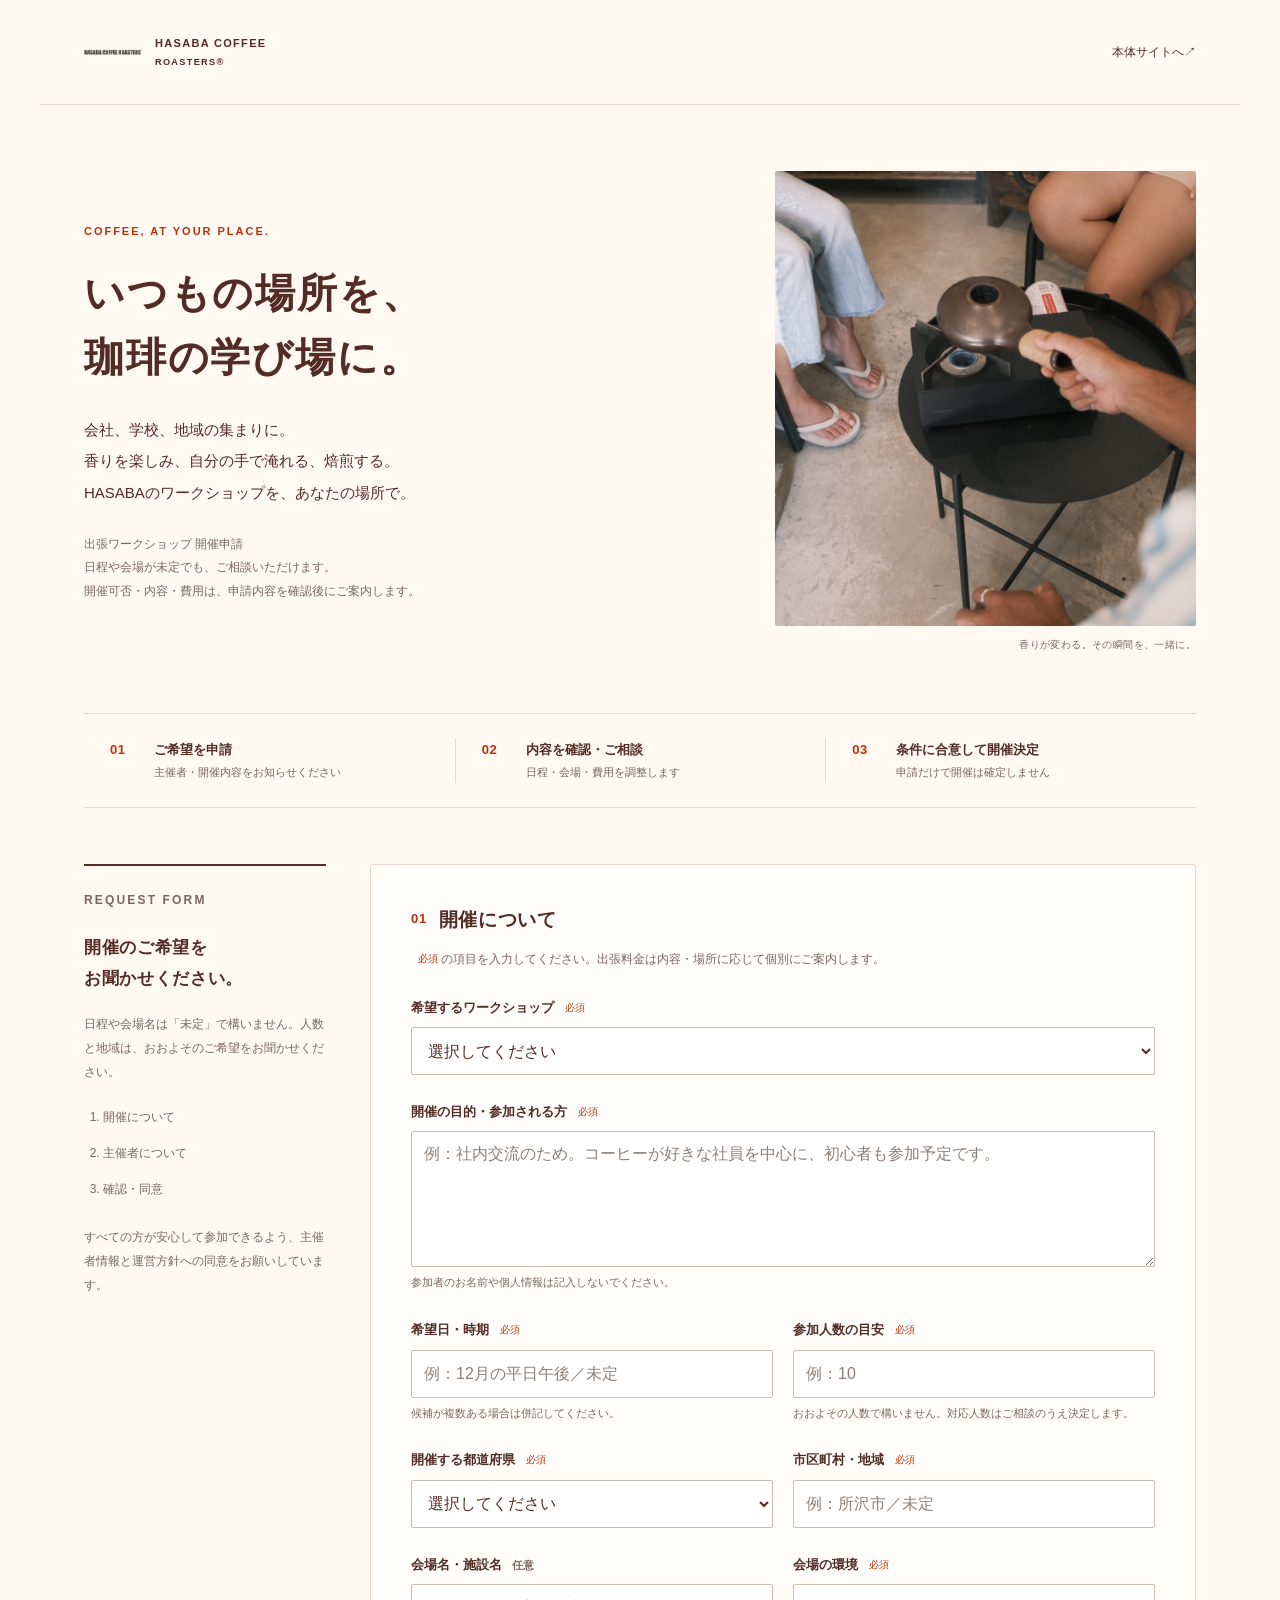
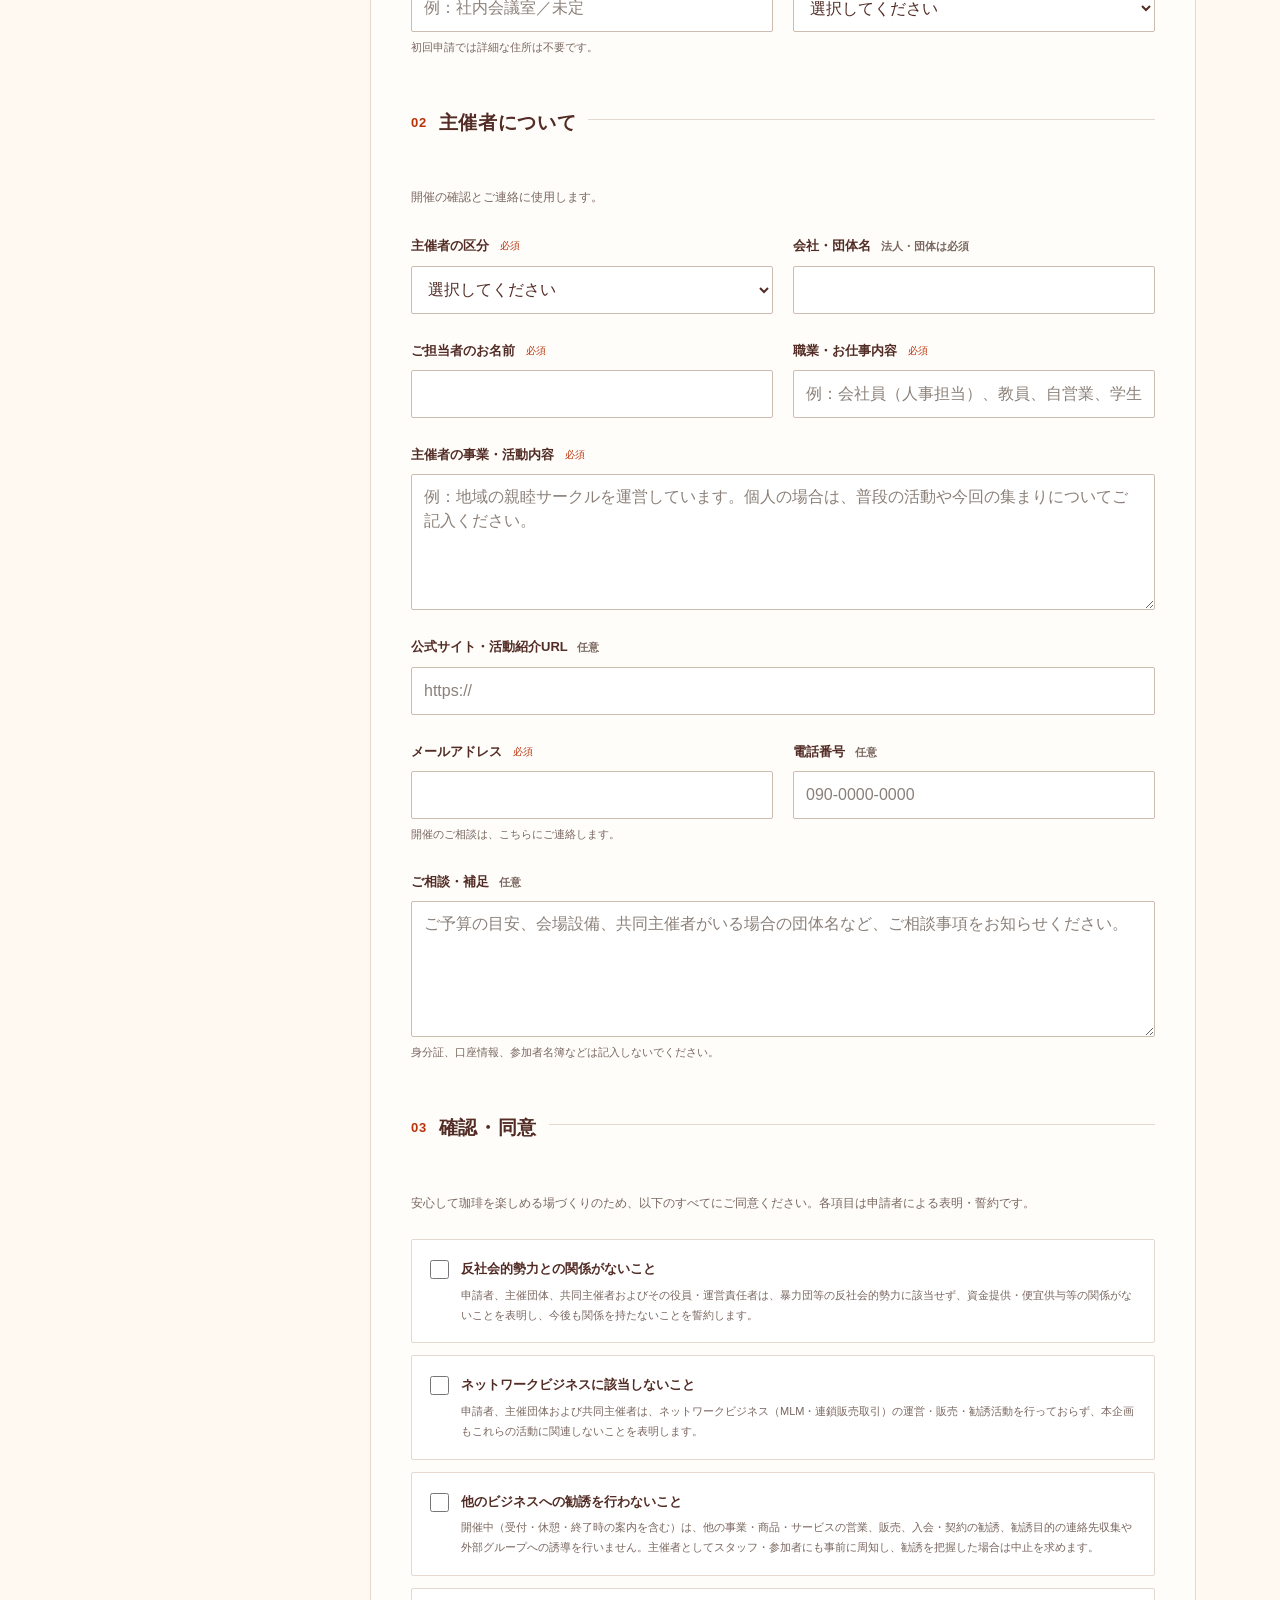
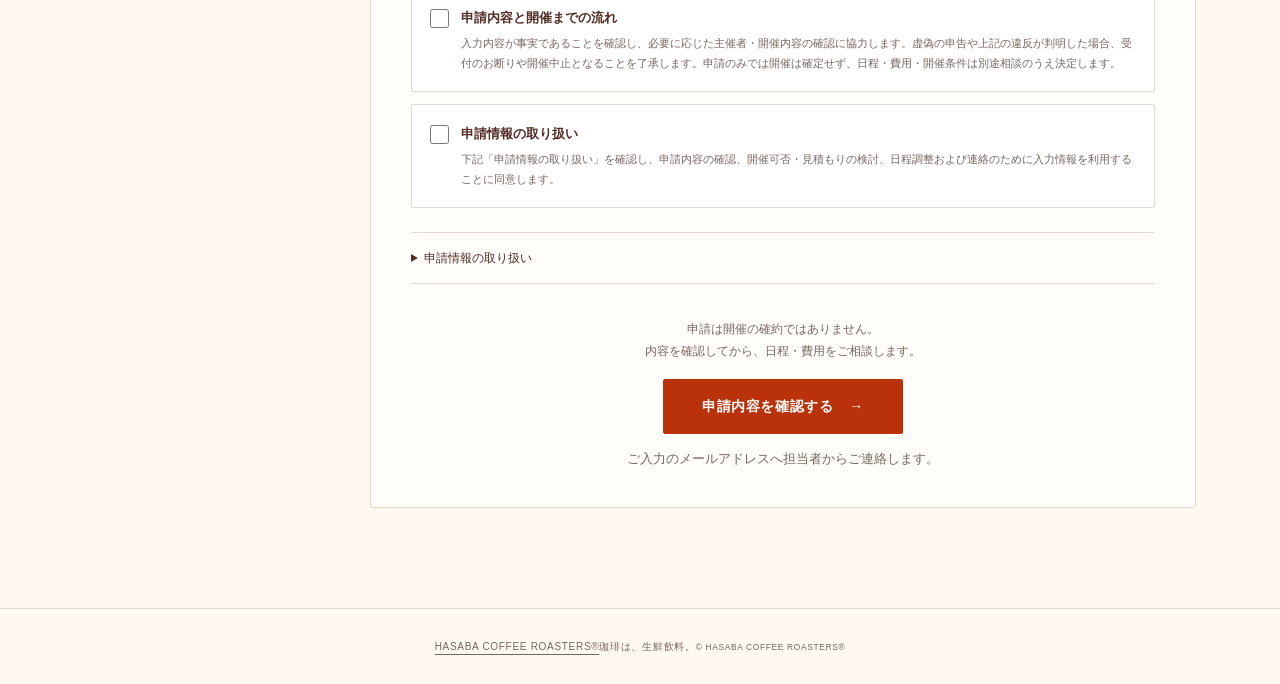
<file: offsite-workshop/index.html>
<!doctype html>
<html lang="ja">
<head>
  <meta charset="utf-8">
  <meta name="viewport" content="width=device-width, initial-scale=1">
  <title>出張ワークショップのお申し込み｜HASABA COFFEE ROASTERS®</title>
  <meta name="description" content="企業・学校・地域の集まりに、コーヒーを学ぶ時間を。HASABA COFFEEの出張ワークショップ開催についてご相談いただけます。">
  <meta name="robots" content="index, follow">
  <link rel="canonical" href="https://hasabacoffee.com/offsite-workshop/">
  <meta name="referrer" content="no-referrer">
  <meta http-equiv="Content-Security-Policy" content="default-src 'self'; script-src 'self' https://challenges.cloudflare.com; style-src 'self'; img-src 'self'; connect-src https://workshop.hasabacoffee.com https://challenges.cloudflare.com; frame-src https://challenges.cloudflare.com; form-action 'none'; object-src 'none'; base-uri 'none'">
  <meta name="theme-color" content="#522c25">
  <link rel="icon" href="../images/favicon.png" type="image/png">
  <link rel="stylesheet" href="./form.css">
  <script type="module" src="./form.mjs"></script>
</head>
<body>
  <a class="skip-link" href="#application-form">申請フォームへ</a>
  <div class="preview-banner" hidden aria-hidden="true"></div>
  <header class="site-header">
    <a class="brand" href="../index.html"><img src="../images/logo.png" alt="HASABA COFFEE ROASTERS" width="64" height="64"><span>HASABA COFFEE<br><small>ROASTERS®</small></span></a>
    <a class="back-link" href="../index.html#workshop">本体サイトへ <span aria-hidden="true">↗</span></a>
  </header>
  <main>
    <section class="intro" aria-labelledby="page-title">
      <div class="intro-copy">
        <p class="eyebrow">COFFEE, AT YOUR PLACE.</p>
        <h1 id="page-title">いつもの場所を、<br>珈琲の学び場に。</h1>
        <p class="lead">会社、学校、地域の集まりに。<br>香りを楽しみ、自分の手で淹れる、焙煎する。<br>HASABAのワークショップを、あなたの場所で。</p>
        <div class="intro-notes"><span>出張ワークショップ 開催申請</span><p>日程や会場が未定でも、ご相談いただけます。<br>開催可否・内容・費用は、申請内容を確認後にご案内します。</p></div>
      </div>
      <figure class="intro-photo"><img src="../images/workshop-roast.jpg" alt="手焙煎器を使ってコーヒーを焙煎するワークショップの様子" width="1600" height="1066"><figcaption>香りが変わる。その瞬間を、一緒に。</figcaption></figure>
    </section>
    <div class="process"><ol aria-label="開催までの流れ"><li><strong>ご希望を申請</strong><span>主催者・開催内容をお知らせください</span></li><li><strong>内容を確認・ご相談</strong><span>日程・会場・費用を調整します</span></li><li><strong>条件に合意して開催決定</strong><span>申請だけで開催は確定しません</span></li></ol></div>
    <div class="form-layout">
      <aside class="form-aside"><div class="aside-card"><p class="eyebrow">REQUEST FORM</p><h2>開催のご希望を<br>お聞かせください。</h2><p>日程や会場名は「未定」で構いません。人数と地域は、おおよそのご希望をお聞かせください。</p><ol><li>開催について</li><li>主催者について</li><li>確認・同意</li></ol><p class="aside-small">すべての方が安心して参加できるよう、主催者情報と運営方針への同意をお願いしています。</p></div></aside>
      <div class="form-panel">
        <noscript><p class="error-summary">フォームの確認・送信にはJavaScriptが必要です。ブラウザーの設定で有効にするか、本体サイトの問い合わせ窓口をご利用ください。</p></noscript>
        <form id="application-form" method="post" action="#" novalidate>
          <div id="error-summary" class="error-summary" role="alert" tabindex="-1" hidden></div>
          <fieldset class="form-section"><legend><span class="section-number">01</span><span>開催について</span></legend><p class="section-intro"><span class="required">必須</span> の項目を入力してください。出張料金は内容・場所に応じて個別にご案内します。</p>
            <div class="field-grid">
              <div class="field full"><label for="workshopType">希望するワークショップ <span class="required">必須</span></label><select id="workshopType" name="workshopType" required><option value="">選択してください</option><option value="roast">珈琲焙煎</option><option value="drip">ハンドドリップ</option><option value="consult">相談して決めたい</option></select></div>
              <div class="field full"><label for="purpose">開催の目的・参加される方 <span class="required">必須</span></label><textarea id="purpose" name="purpose" required maxlength="1000" rows="3" placeholder="例：社内交流のため。コーヒーが好きな社員を中心に、初心者も参加予定です。"></textarea><span class="hint">参加者のお名前や個人情報は記入しないでください。</span></div>
              <div class="field"><label for="desiredDates">希望日・時期 <span class="required">必須</span></label><input id="desiredDates" name="desiredDates" required maxlength="300" placeholder="例：12月の平日午後／未定"><span class="hint">候補が複数ある場合は併記してください。</span></div>
              <div class="field"><label for="participants">参加人数の目安 <span class="required">必須</span></label><input id="participants" name="participants" type="number" min="1" max="9999" step="1" inputmode="numeric" required placeholder="例：10"><span class="hint">おおよその人数で構いません。対応人数はご相談のうえ決定します。</span></div>
              <div class="field"><label for="prefecture">開催する都道府県 <span class="required">必須</span></label><select id="prefecture" name="prefecture" required><option value="">選択してください</option></select></div>
              <div class="field"><label for="city">市区町村・地域 <span class="required">必須</span></label><input id="city" name="city" required maxlength="100" placeholder="例：所沢市／未定"></div>
              <div class="field"><label for="venueName">会場名・施設名 <span class="hint">任意</span></label><input id="venueName" name="venueName" maxlength="200" placeholder="例：社内会議室／未定"><span class="hint">初回申請では詳細な住所は不要です。</span></div>
              <div class="field"><label for="venueType">会場の環境 <span class="required">必須</span></label><select id="venueType" name="venueType" required><option value="">選択してください</option><option value="indoor">屋内</option><option value="outdoor">屋外</option><option value="undecided">未定・相談したい</option></select></div>
            </div>
          </fieldset>
          <fieldset class="form-section"><legend><span class="section-number">02</span><span>主催者について</span></legend><p class="section-intro">開催の確認とご連絡に使用します。</p>
            <div class="field-grid">
              <div class="field"><label for="organizerType">主催者の区分 <span class="required">必須</span></label><select id="organizerType" name="organizerType" required><option value="">選択してください</option><option value="individual">個人</option><option value="company">法人・店舗</option><option value="group">団体・学校・その他</option></select></div>
              <div class="field"><label for="organization">会社・団体名 <span id="organization-required" class="hint">法人・団体は必須</span></label><input id="organization" name="organization" maxlength="120" autocomplete="organization"></div>
              <div class="field"><label for="name">ご担当者のお名前 <span class="required">必須</span></label><input id="name" name="name" required maxlength="80" autocomplete="name"></div>
              <div class="field"><label for="occupation">職業・お仕事内容 <span class="required">必須</span></label><input id="occupation" name="occupation" required maxlength="160" placeholder="例：会社員（人事担当）、教員、自営業、学生"></div>
              <div class="field full"><label for="businessActivity">主催者の事業・活動内容 <span class="required">必須</span></label><textarea id="businessActivity" name="businessActivity" required maxlength="500" rows="3" placeholder="例：地域の親睦サークルを運営しています。個人の場合は、普段の活動や今回の集まりについてご記入ください。"></textarea></div>
              <div class="field full"><label for="website">公式サイト・活動紹介URL <span class="hint">任意</span></label><input id="website" name="website" type="url" maxlength="500" placeholder="https://" inputmode="url"></div>
              <div class="field"><label for="email">メールアドレス <span class="required">必須</span></label><input id="email" name="email" type="email" required maxlength="254" autocomplete="email" inputmode="email"><span class="hint">開催のご相談は、こちらにご連絡します。</span></div>
              <div class="field"><label for="phone">電話番号 <span class="hint">任意</span></label><input id="phone" name="phone" type="tel" maxlength="40" autocomplete="tel" placeholder="090-0000-0000"></div>
              <div class="field full"><label for="notes">ご相談・補足 <span class="hint">任意</span></label><textarea id="notes" name="notes" maxlength="2000" rows="3" placeholder="ご予算の目安、会場設備、共同主催者がいる場合の団体名など、ご相談事項をお知らせください。"></textarea><span class="hint">身分証、口座情報、参加者名簿などは記入しないでください。</span></div>
            </div>
          </fieldset>
          <fieldset class="form-section"><legend><span class="section-number">03</span><span>確認・同意</span></legend><p class="section-intro">安心して珈琲を楽しめる場づくりのため、以下のすべてにご同意ください。各項目は申請者による表明・誓約です。</p>
            <div class="consent-list" id="consent-list"></div>
            <details class="privacy-note" id="privacy-note"><summary>申請情報の取り扱い</summary><p>入力された氏名、連絡先、職業・事業内容、開催希望、申告・同意内容は、HASABA COFFEEが出張ワークショップの申請確認、開催可否・見積もりの検討、日程調整および連絡に利用します。広告・メールマガジンへの自動登録には使用しません。</p><p>申請対応に必要な担当者がメールで内容を確認します。法令に基づく場合を除き、同意なく第三者に提供しません。メール配信などの処理は、必要な範囲で外部サービスへ委託する場合があります。</p><p>申請情報は開催の調整・対応に必要な期間、安全に管理します。訂正・削除などのお申し出は公式LINEまたは店頭へご連絡ください。</p></details>
          </fieldset>
          <div class="form-actions"><p>申請は開催の確約ではありません。<br>内容を確認してから、日程・費用をご相談します。</p><button type="submit" class="button">申請内容を確認する <span aria-hidden="true">→</span></button><small>ご入力のメールアドレスへ担当者からご連絡します。</small></div>
        </form>
        <section id="review-panel" hidden aria-labelledby="review-title"><p class="eyebrow">REVIEW</p><h2 id="review-title" tabindex="-1">申請内容の確認</h2><p>入力内容をご確認のうえ、申請を送信してください。</p><div id="review-content"></div><div class="review-actions"><button id="back-to-form" type="button" class="button button-secondary">入力内容を修正する</button><button id="preview-complete" type="button" class="button" disabled>申請を送信する</button></div></section>
        <section id="complete-panel" hidden aria-labelledby="complete-title"><div class="completion-card"><p class="eyebrow">APPLICATION</p><h2 id="complete-title" tabindex="-1">申請の送信結果</h2><p>申請の送信後に、受付状況をこちらに表示します。</p><p>申請だけで開催は確定しません。内容を確認のうえ、担当者からご連絡します。</p><button id="return-to-review" type="button" class="button button-secondary">確認画面に戻る</button></div></section>
      </div>
    </div>
  </main>
  <footer class="site-footer"><a href="../index.html">HASABA COFFEE ROASTERS®</a><span>珈琲は、生鮮飲料。</span><small>© HASABA COFFEE ROASTERS®</small></footer>
</body>
</html>
</file>
<file: offsite-workshop/form.css>
:root {
  color-scheme: light;
  --cream: #fff9f2;
  --paper: #fffdfa;
  --beige: #f6ede3;
  --brown: #522c25;
  --muted: #79665f;
  --line: #e5d8cf;
  --roast: #b9320a;
  --roast-dark: #952707;
  --error: #a12716;
  --font-body: -apple-system, BlinkMacSystemFont, "Hiragino Kaku Gothic ProN", Meiryo, sans-serif;
}

*,
*::before,
*::after {
  box-sizing: border-box;
}

html {
  -webkit-text-size-adjust: 100%;
  scroll-behavior: smooth;
  scroll-padding-top: 28px;
}

body {
  margin: 0;
  background: var(--cream);
  color: var(--brown);
  font-family: var(--font-body);
  font-size: 15px;
  font-weight: 400;
  line-height: 1.85;
  -webkit-font-smoothing: antialiased;
}

[hidden] {
  display: none !important;
}

img {
  display: block;
  max-width: 100%;
  height: auto;
}

a {
  color: inherit;
  text-underline-offset: 4px;
}

button,
input,
select,
textarea {
  font: inherit;
}

button,
input,
select,
textarea,
summary,
a {
  -webkit-tap-highlight-color: rgb(185 50 10 / 12%);
}

:focus-visible {
  outline: 3px solid var(--roast);
  outline-offset: 4px;
}

h1,
h2,
h3,
p,
figure {
  margin: 0;
}

.preview-banner {
  padding: 9px 24px;
  border-bottom: 1px solid #e6d6bb;
  background: #f3e7cf;
  color: #624822;
  font-size: 12px;
  line-height: 1.7;
  text-align: center;
}

.site-header {
  display: flex;
  align-items: center;
  justify-content: space-between;
  gap: 24px;
  max-width: 1200px;
  min-height: 105px;
  margin: 0 auto;
  padding: 21px 44px;
  border-bottom: 1px solid var(--line);
}

.brand {
  display: inline-flex;
  align-items: center;
  gap: 13px;
  min-width: 0;
  text-decoration: none;
}

.brand img {
  width: 58px;
  height: 58px;
  object-fit: contain;
}

.brand span {
  max-width: 190px;
  font-size: 11px;
  font-weight: 700;
  line-height: 1.65;
  letter-spacing: 0.12em;
}

.back-link {
  display: inline-flex;
  align-items: center;
  min-height: 44px;
  font-size: 12px;
  text-decoration: none;
  white-space: nowrap;
}

.back-link:hover {
  color: var(--roast);
}

main {
  max-width: 1200px;
  margin: 0 auto;
  padding: 0 44px 100px;
}

.intro {
  display: grid;
  grid-template-columns: minmax(0, 1.25fr) minmax(0, 0.85fr);
  align-items: center;
  gap: 72px;
  padding: 66px 0 59px;
}

.intro-copy,
.intro-photo,
.form-aside,
.form-panel,
.field {
  min-width: 0;
}

.eyebrow {
  margin-bottom: 20px;
  color: var(--roast);
  font-size: 11px;
  font-weight: 700;
  letter-spacing: 0.18em;
  line-height: 1.7;
}

h1 {
  margin-bottom: 25px;
  font-size: clamp(28px, 3.5vw, 40px);
  font-weight: 600;
  letter-spacing: 0.045em;
  line-height: 1.6;
  overflow-wrap: anywhere;
}

.lead {
  max-width: 540px;
  font-size: 15px;
  line-height: 2.1;
}

.intro-notes {
  margin: 25px 0 0;
  padding: 0;
  color: var(--muted);
  font-size: 12px;
  line-height: 1.95;
  list-style: none;
}

.intro-notes li + li {
  margin-top: 5px;
}

.intro-photo img {
  width: 100%;
  aspect-ratio: 1 / 1.08;
  border-radius: 2px;
  object-fit: cover;
  object-position: 50% 50%;
}

.intro-photo figcaption {
  margin-top: 10px;
  color: var(--muted);
  font-size: 10px;
  letter-spacing: 0.04em;
  text-align: right;
}

.process {
  margin-bottom: 56px;
  border-top: 1px solid var(--line);
  border-bottom: 1px solid var(--line);
}

.process ol {
  display: grid;
  grid-template-columns: repeat(3, minmax(0, 1fr));
  margin: 0;
  padding: 24px 0;
  list-style: none;
  counter-reset: process;
}

.process li {
  position: relative;
  display: grid;
  grid-template-columns: 30px minmax(0, 1fr);
  column-gap: 14px;
  align-items: baseline;
  min-width: 0;
  padding: 0 26px;
  counter-increment: process;
}

.process li + li {
  border-left: 1px solid var(--line);
}

.process li::before {
  grid-column: 1;
  grid-row: 1 / 3;
  content: "0" counter(process);
  color: var(--roast);
  font-size: 13px;
  font-weight: 600;
  letter-spacing: 0.04em;
}

.process strong {
  grid-column: 2;
  font-size: 13px;
  font-weight: 600;
}

.process span {
  grid-column: 2;
  color: var(--muted);
  font-size: 11px;
}

.form-layout {
  display: grid;
  grid-template-columns: 242px minmax(0, 1fr);
  align-items: start;
  gap: 44px;
}

.aside-card {
  padding-top: 22px;
  border-top: 2px solid var(--brown);
}

.aside-card h2 {
  margin-bottom: 18px;
  font-size: 17px;
  font-weight: 600;
  letter-spacing: 0.04em;
}

.aside-card p,
.aside-card ol,
.aside-card ul {
  color: var(--muted);
  font-size: 12px;
  line-height: 2;
}

.aside-card p + p {
  margin-top: 14px;
}

.aside-card ol,
.aside-card ul {
  margin: 21px 0 0;
  padding-left: 19px;
}

.aside-card li + li {
  margin-top: 12px;
}

.aside-card a {
  display: inline-block;
  padding: 8px 0;
}

.form-panel {
  padding: 40px 40px 36px;
  border: 1px solid var(--line);
  border-radius: 3px;
  background: var(--paper);
}

.form-section {
  min-width: 0;
  margin: 0;
  padding: 0;
  border: 0;
}

.form-section + .form-section {
  margin-top: 42px;
  padding-top: 35px;
  border-top: 1px solid var(--line);
}

.form-section legend {
  display: flex;
  align-items: center;
  gap: 12px;
  max-width: 100%;
  padding: 0;
  font-size: 19px;
  font-weight: 600;
  line-height: 1.6;
  letter-spacing: 0.035em;
}

.form-section + .form-section legend {
  padding-top: 8px;
  padding-right: 12px;
}

.section-number {
  color: var(--roast);
  font-size: 13px;
  font-weight: 600;
  letter-spacing: 0.05em;
}

.section-intro {
  margin: 13px 0 25px;
  color: var(--muted);
  font-size: 12px;
  line-height: 1.9;
}

.field-grid {
  display: grid;
  grid-template-columns: repeat(2, minmax(0, 1fr));
  gap: 25px 20px;
}

.field.full {
  grid-column: 1 / -1;
}

.field > label,
.field > .field-label {
  display: block;
  margin-bottom: 8px;
  font-size: 13px;
  font-weight: 600;
  line-height: 1.8;
}

.required {
  display: inline-block;
  margin-left: 7px;
  color: var(--roast);
  font-size: 10px;
  font-weight: 500;
  line-height: 1.6;
  vertical-align: 1px;
}

.hint {
  display: block;
  margin-top: 6px;
  color: var(--muted);
  font-size: 11px;
  line-height: 1.8;
}

input:not([type="radio"]):not([type="checkbox"]),
select,
textarea {
  display: block;
  width: 100%;
  min-width: 0;
  min-height: 48px;
  padding: 10px 12px;
  border: 1px solid #cdbcb0;
  border-radius: 2px;
  background-color: #fff;
  color: var(--brown);
  font-size: 16px;
  line-height: 1.5;
  transition: border-color 150ms ease, box-shadow 150ms ease;
}

select {
  padding-right: 30px;
}

textarea {
  min-height: 136px;
  resize: vertical;
}

input::placeholder,
textarea::placeholder {
  color: #8b8079;
  opacity: 1;
}

input:not([type="radio"]):not([type="checkbox"]):focus,
select:focus,
textarea:focus {
  border-color: var(--brown);
  box-shadow: 0 0 0 2px rgb(82 44 37 / 8%);
}

input[aria-invalid="true"],
select[aria-invalid="true"],
textarea[aria-invalid="true"] {
  border-color: var(--error);
  background-color: #fff9f6;
}

.field-error {
  margin-top: 7px;
  color: var(--error);
  font-size: 12px;
  line-height: 1.75;
}

.field-error:empty {
  display: none;
}

.choice-row {
  display: flex;
  flex-wrap: wrap;
  gap: 10px;
}

.choice {
  display: inline-flex;
  align-items: center;
  gap: 9px;
  min-height: 48px;
  padding: 10px 15px;
  border: 1px solid var(--line);
  border-radius: 2px;
  background: #fff;
  font-size: 13px;
  cursor: pointer;
}

.choice:has(input:checked) {
  border-color: var(--brown);
  background: var(--beige);
}

input[type="radio"],
input[type="checkbox"] {
  flex: 0 0 auto;
  width: 19px;
  height: 19px;
  margin: 0;
  accent-color: var(--brown);
  cursor: pointer;
}

.consent-list {
  display: grid;
  gap: 12px;
}

.consent-card {
  display: flex;
  align-items: flex-start;
  gap: 12px;
  min-height: 48px;
  padding: 17px 18px;
  border: 1px solid var(--line);
  border-radius: 2px;
  background: #fff;
  cursor: pointer;
}

.consent-card:has(input:checked) {
  border-color: #bbaa99;
  background: #faf5ed;
}

.consent-card input {
  margin-top: 3px;
}

.consent-card span {
  min-width: 0;
}

.consent-card strong {
  display: block;
  font-size: 13px;
  font-weight: 600;
  line-height: 1.8;
}

.consent-card small {
  display: block;
  margin-top: 4px;
  color: var(--muted);
  font-size: 11px;
  line-height: 1.85;
}

.privacy-note {
  margin-top: 24px;
  border-top: 1px solid var(--line);
  border-bottom: 1px solid var(--line);
  color: var(--muted);
  font-size: 12px;
}

.privacy-note summary {
  min-height: 48px;
  padding: 14px 0;
  color: var(--brown);
  cursor: pointer;
}

.privacy-note p,
.privacy-note ul {
  margin: 0 0 18px;
  line-height: 1.9;
}

.privacy-note ul {
  padding-left: 18px;
}

.form-actions {
  margin-top: 34px;
  text-align: center;
}

.form-actions p {
  margin-bottom: 17px;
  color: var(--muted);
  font-size: 12px;
  line-height: 1.85;
}

.button {
  display: inline-flex;
  align-items: center;
  justify-content: center;
  gap: 16px;
  min-width: 240px;
  min-height: 54px;
  max-width: 100%;
  padding: 15px 25px;
  border: 1px solid var(--roast);
  border-radius: 2px;
  background: var(--roast);
  color: #fff;
  font-size: 14px;
  font-weight: 600;
  line-height: 1.6;
  letter-spacing: 0.04em;
  text-align: center;
  text-decoration: none;
  cursor: pointer;
  transition: background-color 150ms ease, border-color 150ms ease;
}

.button:hover {
  border-color: var(--roast-dark);
  background: var(--roast-dark);
}

.button-secondary {
  border-color: #cdbcb0;
  background: transparent;
  color: var(--brown);
}

.button-secondary:hover {
  border-color: var(--brown);
  background: var(--beige);
}

.button:disabled {
  cursor: wait;
  opacity: 0.65;
}

.error-summary {
  margin-bottom: 28px;
  padding: 18px 20px;
  border: 1px solid #d69d89;
  border-left: 3px solid var(--error);
  background: #fff3ec;
  color: var(--error);
  font-size: 13px;
  line-height: 1.8;
}

.error-summary h2 {
  font-size: 15px;
}

.error-summary ul {
  margin: 9px 0 0;
  padding-left: 19px;
}

.error-summary a {
  display: inline-block;
  padding: 5px 0;
}

#review-panel,
#complete-panel {
  scroll-margin-top: 28px;
}

#review-panel > h2,
#complete-panel h2 {
  margin-bottom: 12px;
  font-size: 25px;
  font-weight: 600;
  line-height: 1.6;
  letter-spacing: 0.035em;
}

#review-panel > p,
#complete-panel > p {
  color: var(--muted);
  font-size: 13px;
}

.review-group {
  margin-top: 30px;
}

.review-group h3 {
  padding-bottom: 13px;
  border-bottom: 1px solid var(--brown);
  font-size: 16px;
  font-weight: 600;
}

.review-group dl {
  display: grid;
  grid-template-columns: minmax(105px, 0.8fr) minmax(0, 1.6fr);
  margin: 0;
  font-size: 13px;
}

.review-group dt,
.review-group dd {
  min-width: 0;
  margin: 0;
  padding: 15px 0;
  border-bottom: 1px solid var(--line);
  overflow-wrap: anywhere;
}

.review-group dt {
  padding-right: 20px;
  color: var(--muted);
}

.review-group dd {
  white-space: pre-wrap;
}

.review-actions {
  display: flex;
  flex-wrap: wrap;
  gap: 12px;
  margin-top: 32px;
}

.review-actions .button {
  flex: 1;
  min-width: 180px;
}

.verification-block {
  margin-top: 30px;
  padding-top: 22px;
  border-top: 1px solid var(--line);
}

.verification-block h3 { margin-bottom: 14px; font-size: 15px; }
.captcha-widget { max-width: 100%; min-height: 140px; }
.submission-status { margin-top: 14px; color: var(--muted); font-size: 13px; overflow-wrap: anywhere; }
.verification-retry { margin-top: 16px; }
.submission-contact { display: block; width: fit-content; padding: 10px 0; font-size: 13px; }
.request-reference { overflow-wrap: anywhere; }

#complete-panel {
  padding-top: 12px;
  text-align: center;
}

.completion-icon {
  display: grid;
  place-items: center;
  width: 54px;
  height: 54px;
  margin: 0 auto 24px;
  border: 1px solid #b4b5a0;
  border-radius: 50%;
  background: #f2f2e8;
  color: #59643c;
  font-size: 24px;
  line-height: 1;
}

.completion-card {
  margin: 28px 0;
  padding: 23px;
  border: 1px solid var(--line);
  background: var(--beige);
  font-size: 13px;
  text-align: left;
}

.completion-card h3 {
  margin-bottom: 10px;
  font-size: 15px;
  font-weight: 600;
}

.completion-card p + p {
  margin-top: 10px;
}

.completion-card ul {
  margin: 12px 0 0;
  padding-left: 20px;
}

.site-footer {
  padding: 28px 24px;
  border-top: 1px solid var(--line);
  color: var(--muted);
  font-size: 10px;
  letter-spacing: 0.07em;
  line-height: 1.9;
  text-align: center;
}

.site-footer p + p {
  margin-top: 6px;
}

.sr-only {
  position: absolute;
  width: 1px;
  height: 1px;
  padding: 0;
  overflow: hidden;
  clip: rect(0, 0, 0, 0);
  white-space: nowrap;
  border: 0;
}

@media (max-width: 1000px) {
  .site-header {
    margin: 0 28px;
    padding-right: 0;
    padding-left: 0;
  }

  main {
    padding-right: 28px;
    padding-left: 28px;
  }

  .intro {
    gap: 38px;
  }

  .form-layout {
    grid-template-columns: 200px minmax(0, 1fr);
    gap: 28px;
  }

  .form-panel {
    padding: 30px 26px;
  }

  .process li {
    padding-right: 18px;
    padding-left: 18px;
    column-gap: 8px;
  }
}

@media (max-width: 760px) {
  .site-header {
    min-height: 85px;
    margin: 0 22px;
    padding-top: 14px;
    padding-bottom: 14px;
  }

  .brand {
    gap: 10px;
  }

  .brand img {
    width: 46px;
    height: 46px;
  }

  .brand span {
    max-width: 145px;
    font-size: 9px;
  }

  .back-link {
    font-size: 11px;
  }

  main {
    padding: 0 22px 64px;
  }

  .intro {
    gap: 26px;
    padding-top: 42px;
    padding-bottom: 38px;
  }

  h1 {
    margin-bottom: 18px;
    font-size: 27px;
  }

  .lead {
    font-size: 13px;
    line-height: 2;
  }

  .eyebrow {
    margin-bottom: 15px;
    font-size: 10px;
  }

  .intro-notes {
    margin-top: 17px;
    font-size: 11px;
  }

  .process {
    margin-bottom: 36px;
  }

  .process ol {
    padding: 20px 0;
  }

  .process li {
    display: block;
    padding: 0 14px;
  }

  .process li::before,
  .process strong,
  .process span {
    display: block;
  }

  .process li::before {
    margin-bottom: 4px;
    font-size: 11px;
  }

  .process strong {
    font-size: 12px;
  }

  .process span {
    margin-top: 3px;
    font-size: 10px;
  }

  .form-layout {
    grid-template-columns: minmax(0, 1fr);
    gap: 30px;
  }

  .aside-card {
    padding-top: 18px;
  }

  .aside-card h2 {
    margin-bottom: 10px;
    font-size: 16px;
  }

  .aside-card ol,
  .aside-card ul {
    margin-top: 12px;
  }

  .aside-card li + li {
    margin-top: 5px;
  }

  .form-panel {
    padding: 30px 25px;
  }
}

@media (max-width: 520px) {
  .preview-banner {
    padding: 8px 18px;
    font-size: 10px;
    text-align: left;
  }

  .site-header {
    gap: 14px;
    margin-right: 18px;
    margin-left: 18px;
  }

  .brand span {
    max-width: 125px;
    font-size: 8px;
  }

  .back-link {
    font-size: 10px;
  }

  main {
    padding-right: 18px;
    padding-left: 18px;
  }

  .intro {
    grid-template-columns: minmax(0, 1fr);
    gap: 26px;
    padding-top: 34px;
    padding-bottom: 30px;
  }

  h1 {
    font-size: 28px;
    line-height: 1.6;
  }

  .lead {
    font-size: 14px;
  }

  .intro-photo img {
    aspect-ratio: 1.85 / 1;
    object-position: 50% 48%;
  }

  .intro-photo figcaption {
    font-size: 9px;
  }

  .process li {
    padding: 0 10px;
  }

  .process li:first-child {
    padding-left: 0;
  }

  .process li:last-child {
    padding-right: 0;
  }

  .process strong {
    font-size: 11px;
  }

  .form-panel {
    padding: 27px 19px;
  }

  .form-section legend {
    gap: 9px;
    font-size: 17px;
  }

  .form-section + .form-section {
    margin-top: 34px;
    padding-top: 27px;
  }

  .field-grid {
    grid-template-columns: minmax(0, 1fr);
    gap: 22px;
  }

  .section-intro {
    margin-bottom: 23px;
  }

  .choice-row {
    gap: 8px;
  }

  .choice {
    flex: 1 1 110px;
    padding: 10px 12px;
    font-size: 12px;
  }

  .consent-card {
    gap: 10px;
    padding: 15px 13px;
  }

  .button {
    width: 100%;
    min-width: 0;
    padding-right: 18px;
    padding-left: 18px;
    font-size: 13px;
  }

  .review-group dl {
    display: block;
  }

  .review-group dt {
    padding: 15px 0 4px;
    border-bottom: 0;
    font-size: 11px;
  }

  .review-group dd {
    padding: 0 0 15px;
  }

  .review-actions {
    flex-direction: column;
  }

  .review-actions .button {
    min-width: 0;
  }

  #review-panel > h2,
  #complete-panel h2 {
    font-size: 22px;
  }

  .completion-card {
    padding: 19px;
  }
}

@media (prefers-reduced-motion: reduce) {
  html {
    scroll-behavior: auto;
  }

  *,
  *::before,
  *::after {
    animation-duration: 0.01ms !important;
    animation-iteration-count: 1 !important;
    transition-duration: 0.01ms !important;
  }
}

/* Page integration details */
.skip-link { position: absolute; left: 12px; top: -80px; z-index: 10; padding: 12px; background: #fff; }
.skip-link:focus { top: 12px; }
.preview-banner strong { margin-right: 14px; }
.field label .hint { display: inline; margin-left: 6px; }
.consent-card { flex-wrap: wrap; }
.consent-card > span:not(.field-error) { flex: 1; }
.consent-card .field-error { flex-basis: 100%; margin-left: 31px; }
.form-actions > small { display: block; margin-top: 14px; color: var(--muted); }
.completion-card p { margin-bottom: 18px; }
.aside-small { margin-top: 24px; }
@media (max-width: 520px) {
  .process ol { grid-template-columns: 1fr; gap: 18px; }
  .process li { display: grid; grid-template-columns: 28px 1fr; padding: 0; }
  .process li + li { border-left: 0; }
  .process li::before { grid-row: 1 / 3; }
  .process strong { font-size: 14px; }
  .process span { font-size: 12px; }
  .consent-card small { font-size: 13px; }
  .consent-card strong { font-size: 14px; }
  .aside-card ol, .aside-card .aside-small { display: none; }
}
</file>
